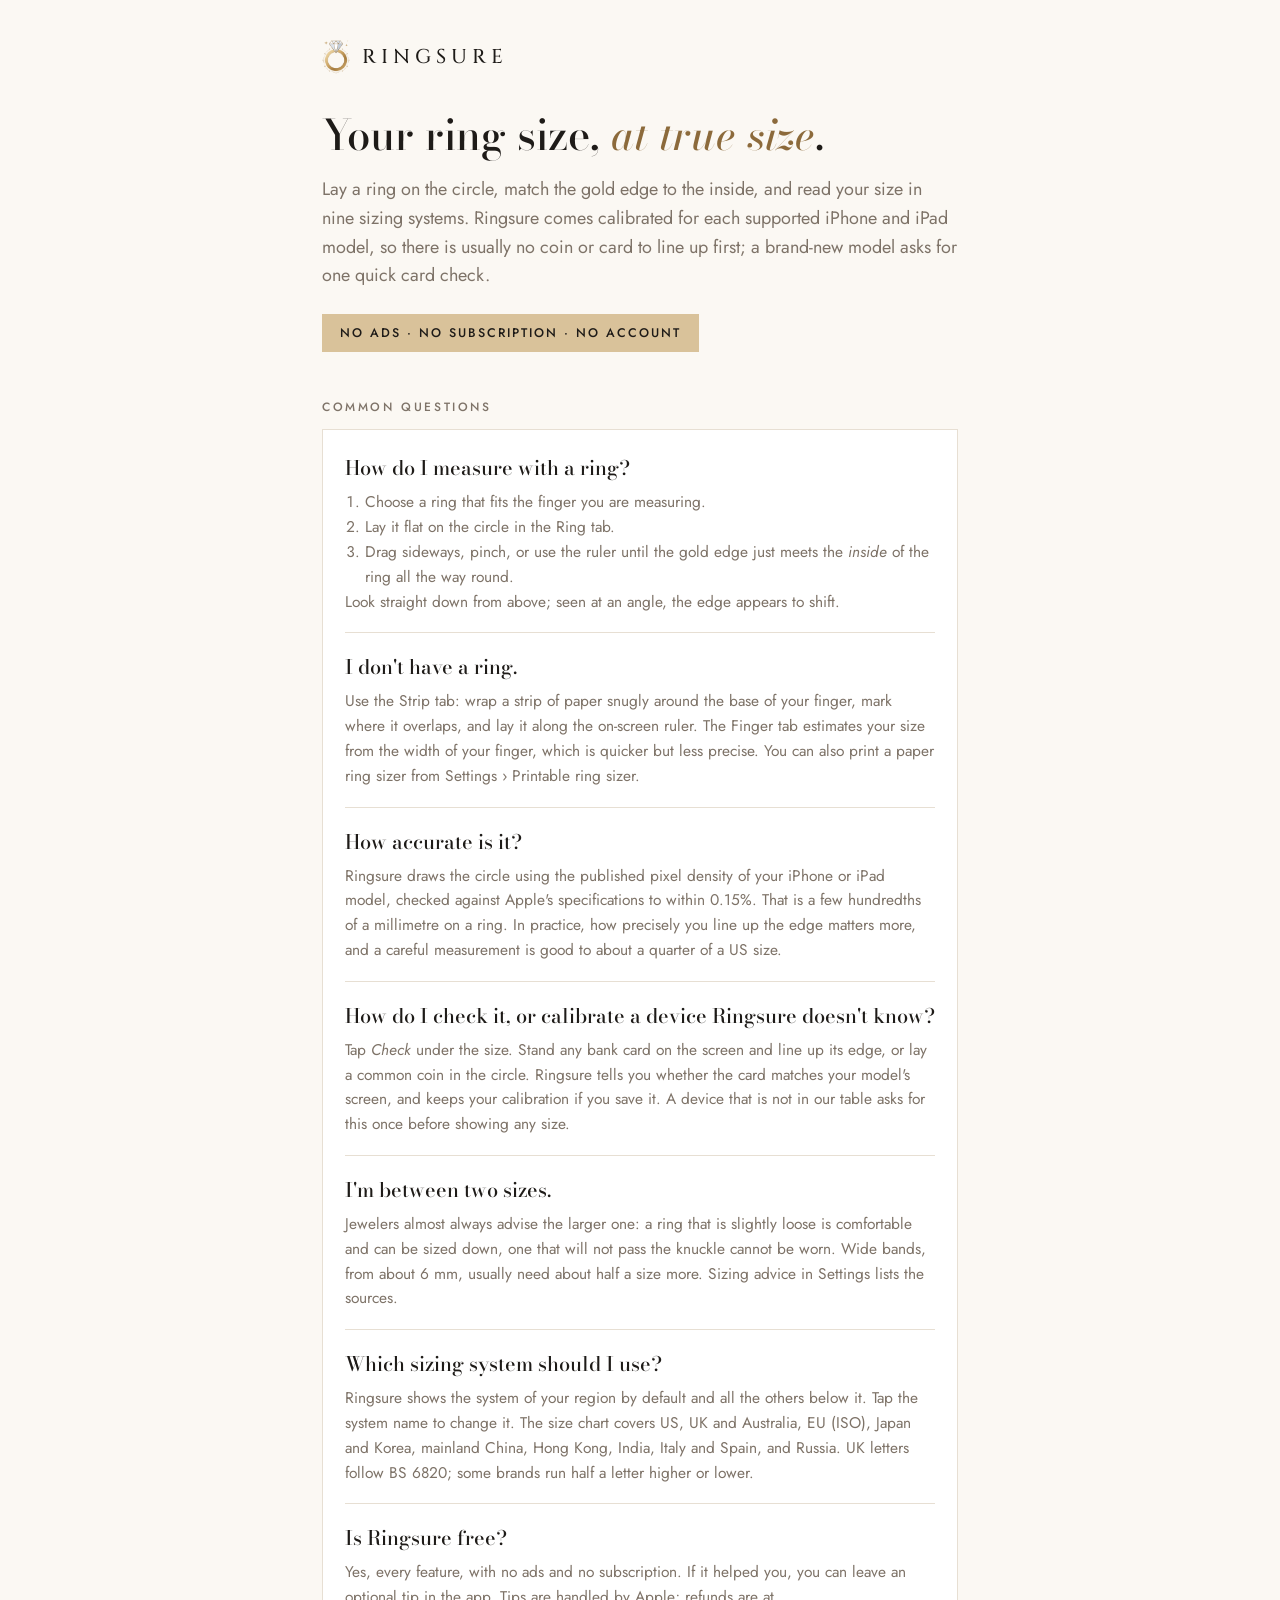
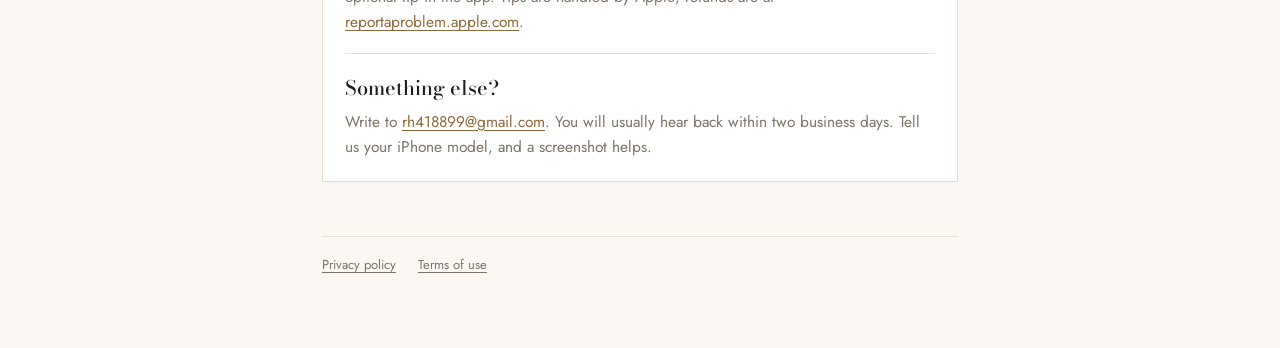
<file: index.html>
<!doctype html>
<html lang="en">
<head>
  <meta charset="utf-8">
  <meta name="viewport" content="width=device-width, initial-scale=1">
  <title>Ringsure · Support</title>
  <meta name="description" content="Support for Ringsure: Ring Sizer, the iPhone and iPad app that measures ring sizes at true size on your screen.">
  <meta name="theme-color" content="#FBF8F3">
  <link rel="icon" href="favicon.png">
  <link rel="apple-touch-icon" href="apple-touch-icon.png">
  <link rel="preconnect" href="https://fonts.googleapis.com">
  <link rel="preconnect" href="https://fonts.gstatic.com" crossorigin>
  <link rel="stylesheet" href="https://fonts.googleapis.com/css2?family=Bodoni+Moda:ital,wght@0,500;1,500&family=Cinzel:wght@500&family=Jost:wght@400;500&display=swap">
  <link rel="stylesheet" href="style.css">
</head>
<body>
<main>
  <a class="top" href="./"><img src="mark.png" alt=""><span>RINGSURE</span></a>

  <h1>Your ring size, <em>at true size</em>.</h1>
  <p class="lede">
    Lay a ring on the circle, match the gold edge to the inside, and read your size in nine sizing
    systems. Ringsure comes calibrated for each supported iPhone and iPad model, so there is usually
    no coin or card to line up first; a brand-new model asks for one quick card check.
  </p>
  <span class="badge">NO ADS · NO SUBSCRIPTION · NO ACCOUNT</span>

  <h2>Common questions</h2>
  <div class="card">
    <div class="entry">
      <strong>How do I measure with a ring?</strong>
      <ol>
        <li>Choose a ring that fits the finger you are measuring.</li>
        <li>Lay it flat on the circle in the Ring tab.</li>
        <li>Drag sideways, pinch, or use the ruler until the gold edge just meets the <em>inside</em> of the ring all the way round.</li>
      </ol>
      <p>Look straight down from above; seen at an angle, the edge appears to shift.</p>
    </div>
    <div class="entry">
      <strong>I don't have a ring.</strong>
      <p>
        Use the Strip tab: wrap a strip of paper snugly around the base of your finger, mark where it
        overlaps, and lay it along the on-screen ruler. The Finger tab estimates your size from the
        width of your finger, which is quicker but less precise. You can also print a paper ring
        sizer from Settings › Printable ring sizer.
      </p>
    </div>
    <div class="entry">
      <strong>How accurate is it?</strong>
      <p>
        Ringsure draws the circle using the published pixel density of your iPhone or iPad model,
        checked against Apple's specifications to within 0.15%. That is a few hundredths of a
        millimetre on a ring. In practice, how precisely you line up the edge matters more, and a
        careful measurement is good to about a quarter of a US size.
      </p>
    </div>
    <div class="entry">
      <strong>How do I check it, or calibrate a device Ringsure doesn't know?</strong>
      <p>
        Tap <em>Check</em> under the size. Stand any bank card on the screen and line up its edge, or
        lay a common coin in the circle. Ringsure tells you whether the card matches your model's
        screen, and keeps your calibration if you save it. A device that is not in our table asks for
        this once before showing any size.
      </p>
    </div>
    <div class="entry">
      <strong>I'm between two sizes.</strong>
      <p>
        Jewelers almost always advise the larger one: a ring that is slightly loose is comfortable and
        can be sized down, one that will not pass the knuckle cannot be worn. Wide bands, from about
        6 mm, usually need about half a size more. Sizing advice in Settings lists the sources.
      </p>
    </div>
    <div class="entry">
      <strong>Which sizing system should I use?</strong>
      <p>
        Ringsure shows the system of your region by default and all the others below it. Tap the
        system name to change it. The size chart covers US, UK and Australia, EU (ISO), Japan and
        Korea, mainland China, Hong Kong, India, Italy and Spain, and Russia. UK letters follow
        BS 6820; some brands run half a letter higher or lower.
      </p>
    </div>
    <div class="entry">
      <strong>Is Ringsure free?</strong>
      <p>
        Yes, every feature, with no ads and no subscription. If it helped you, you can leave an
        optional tip in the app. Tips are handled by Apple; refunds are at
        <a href="https://reportaproblem.apple.com">reportaproblem.apple.com</a>.
      </p>
    </div>
    <div class="entry">
      <strong>Something else?</strong>
      <p>
        Write to <a href="mailto:rh418899@gmail.com?subject=Ringsure">rh418899@gmail.com</a>. You will
        usually hear back within two business days. Tell us your iPhone model, and a screenshot helps.
      </p>
    </div>
  </div>

  <footer>
    <a href="privacy.html">Privacy policy</a>
    <a href="https://www.apple.com/legal/internet-services/itunes/dev/stdeula/">Terms of use</a>
  </footer>
</main>
</body>
</html>
</file>
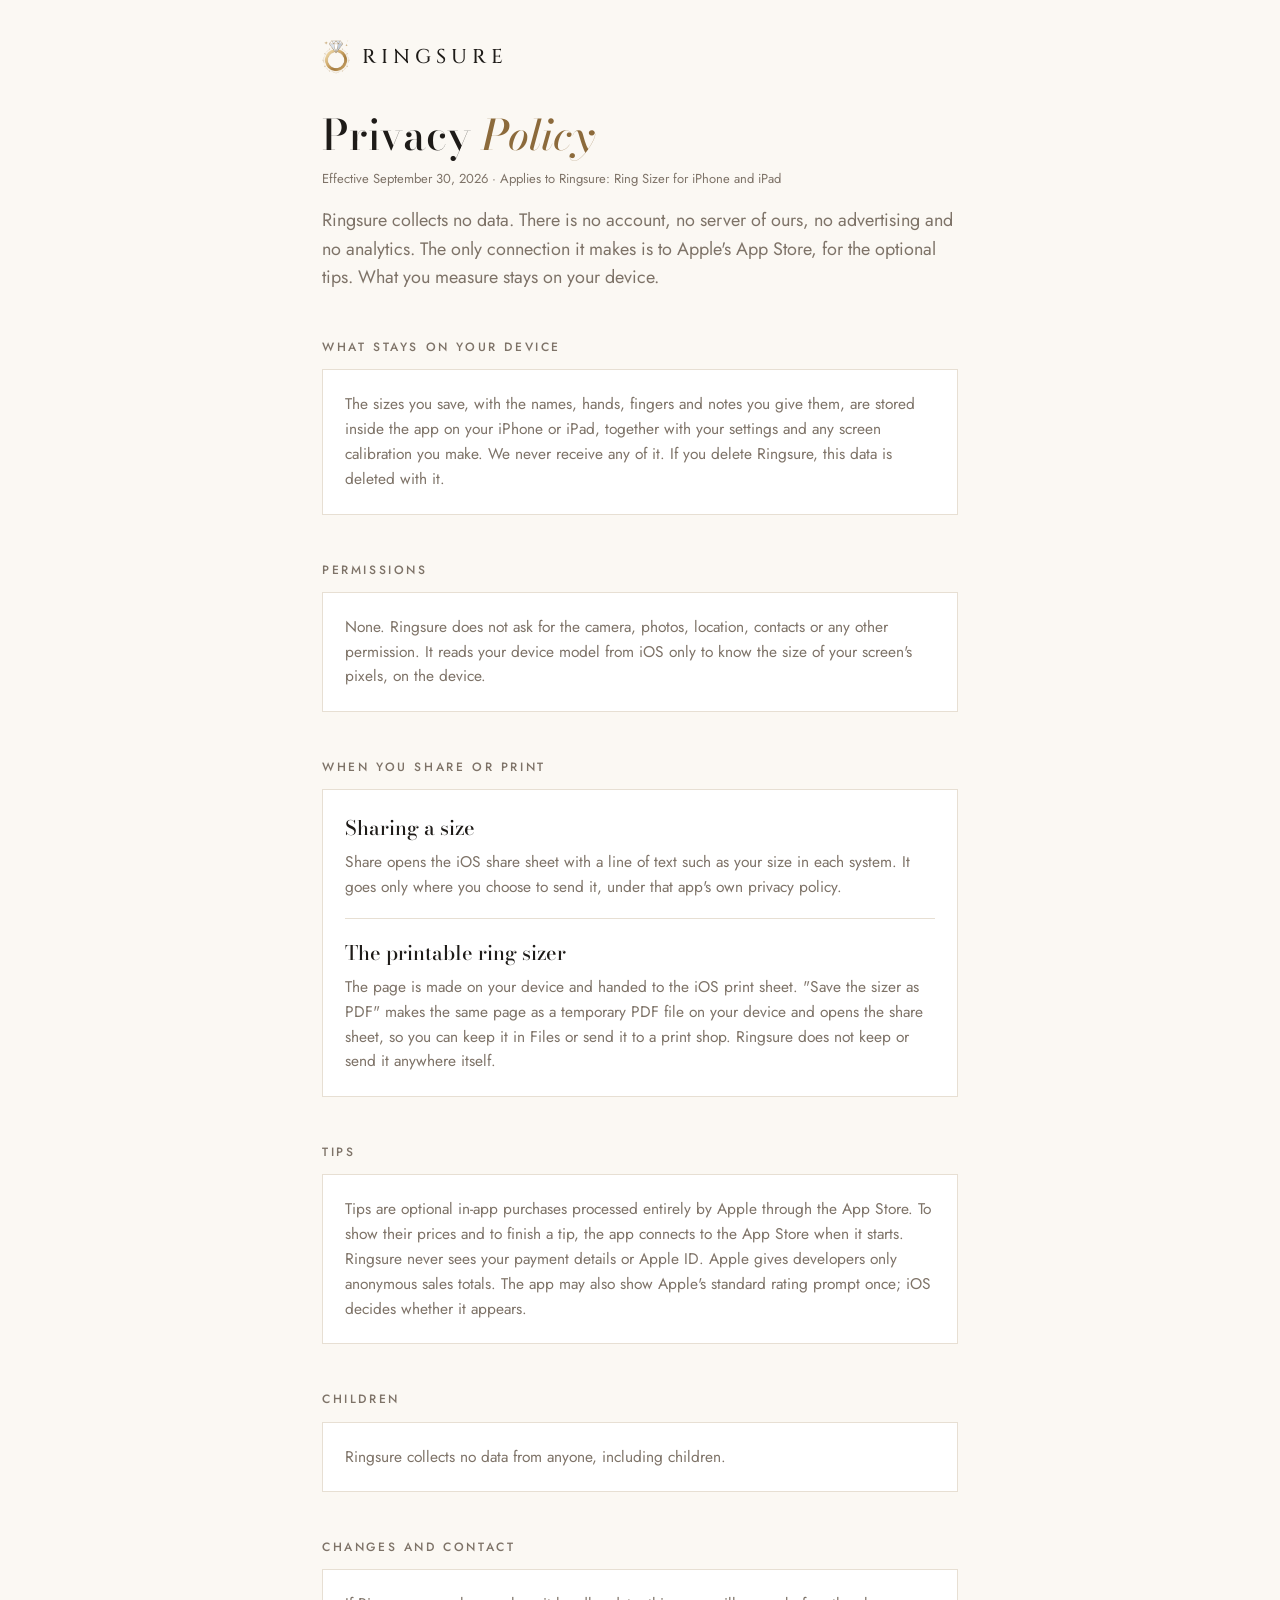
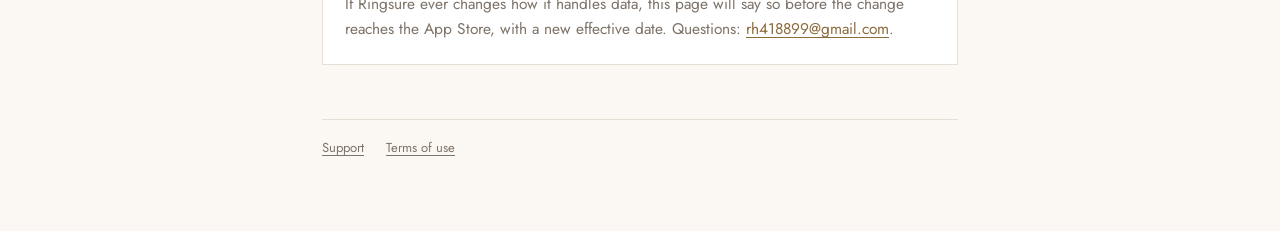
<file: privacy.html>
<!doctype html>
<html lang="en">
<head>
  <meta charset="utf-8">
  <meta name="viewport" content="width=device-width, initial-scale=1">
  <title>Ringsure · Privacy Policy</title>
  <meta name="description" content="Privacy policy for Ringsure: Ring Sizer. Ringsure collects no data.">
  <meta name="theme-color" content="#FBF8F3">
  <link rel="icon" href="favicon.png">
  <link rel="apple-touch-icon" href="apple-touch-icon.png">
  <link rel="preconnect" href="https://fonts.googleapis.com">
  <link rel="preconnect" href="https://fonts.gstatic.com" crossorigin>
  <link rel="stylesheet" href="https://fonts.googleapis.com/css2?family=Bodoni+Moda:ital,wght@0,500;1,500&family=Cinzel:wght@500&family=Jost:wght@400;500&display=swap">
  <link rel="stylesheet" href="style.css">
</head>
<body>
<main>
  <a class="top" href="./"><img src="mark.png" alt=""><span>RINGSURE</span></a>

  <h1>Privacy <em>Policy</em></h1>
  <p class="meta">Effective September 30, 2026 · Applies to Ringsure: Ring Sizer for iPhone and iPad</p>
  <p class="lede">
    Ringsure collects no data. There is no account, no server of ours, no advertising and no
    analytics. The only connection it makes is to Apple's App Store, for the optional tips. What you
    measure stays on your device.
  </p>

  <h2>What stays on your device</h2>
  <div class="card">
    <div class="entry">
      <p>
        The sizes you save, with the names, hands, fingers and notes you give them, are stored inside
        the app on your iPhone or iPad, together with your settings and any screen calibration you
        make. We never receive any of it. If you delete Ringsure, this data is deleted with it.
      </p>
    </div>
  </div>

  <h2>Permissions</h2>
  <div class="card">
    <div class="entry">
      <p>
        None. Ringsure does not ask for the camera, photos, location, contacts or any other permission.
        It reads your device model from iOS only to know the size of your screen's pixels, on the
        device.
      </p>
    </div>
  </div>

  <h2>When you share or print</h2>
  <div class="card">
    <div class="entry">
      <strong>Sharing a size</strong>
      <p>
        Share opens the iOS share sheet with a line of text such as your size in each system. It goes
        only where you choose to send it, under that app's own privacy policy.
      </p>
    </div>
    <div class="entry">
      <strong>The printable ring sizer</strong>
      <p>
        The page is made on your device and handed to the iOS print sheet. "Save the sizer as PDF"
        makes the same page as a temporary PDF file on your device and opens the share sheet, so you
        can keep it in Files or send it to a print shop. Ringsure does not keep or send it anywhere
        itself.
      </p>
    </div>
  </div>

  <h2>Tips</h2>
  <div class="card">
    <div class="entry">
      <p>
        Tips are optional in-app purchases processed entirely by Apple through the App Store. To show
        their prices and to finish a tip, the app connects to the App Store when it starts. Ringsure
        never sees your payment details or Apple ID. Apple gives developers only anonymous sales
        totals. The app may also show Apple's standard rating prompt once; iOS decides whether it
        appears.
      </p>
    </div>
  </div>

  <h2>Children</h2>
  <div class="card">
    <div class="entry">
      <p>Ringsure collects no data from anyone, including children.</p>
    </div>
  </div>

  <h2>Changes and contact</h2>
  <div class="card">
    <div class="entry">
      <p>
        If Ringsure ever changes how it handles data, this page will say so before the change reaches
        the App Store, with a new effective date. Questions:
        <a href="mailto:rh418899@gmail.com?subject=Ringsure%20privacy">rh418899@gmail.com</a>.
      </p>
    </div>
  </div>

  <footer>
    <a href="./">Support</a>
    <a href="https://www.apple.com/legal/internet-services/itunes/dev/stdeula/">Terms of use</a>
  </footer>
</main>
</body>
</html>
</file>
<file: style.css>
:root {
  --bg: #FBF8F3;
  --card: #FFFFFF;
  --line: #E7DFD3;
  --text: #1E1B18;
  --muted: #7E7368;
  --gold: #B08D57;
  --gold-deep: #8C6A3B;
  --champagne: #D9C29A;
  --mark: 'Cinzel', 'Times New Roman', serif;
  --display: 'Bodoni Moda', Didot, Georgia, serif;
  --body: 'Jost', system-ui, -apple-system, 'Segoe UI', sans-serif;
}
* { box-sizing: border-box; }
html { background: var(--bg); }
body { margin: 0; color: var(--text); font-family: var(--body); line-height: 1.6; -webkit-font-smoothing: antialiased; min-height: 100vh; }
main { max-width: 680px; margin: 0 auto; padding: 40px 22px 72px; }
.top { display: flex; align-items: center; gap: 12px; text-decoration: none; }
.top img { width: 28px; height: 34px; }
.top span { font-family: var(--mark); font-weight: 500; font-size: 20px; letter-spacing: 5px; color: var(--text); }
h1 { font-family: var(--display); font-weight: 500; font-size: 42px; line-height: 1.12; margin: 38px 0 0; }
h1 em { font-style: italic; color: var(--gold-deep); }
.lede { font-size: 18px; color: var(--muted); margin: 16px 0 0; }
.meta { font-size: 13px; color: var(--muted); margin-top: 10px; }
h2 { font-size: 12px; font-weight: 500; letter-spacing: 2.6px; text-transform: uppercase; color: var(--muted); margin: 46px 0 12px; }
.card { background: var(--card); border: 1px solid var(--line); padding: 4px 22px; }
.entry { padding: 18px 0; border-bottom: 1px solid var(--line); }
.entry:last-child { border-bottom: 0; }
.entry strong { display: block; font-family: var(--display); font-weight: 500; font-size: 20px; margin-bottom: 6px; }
.entry p, .entry ul, .entry ol { margin: 0; color: var(--muted); font-size: 15.5px; }
.entry ul, .entry ol { padding-left: 20px; }
.entry p + p, .entry p + ul, .entry ul + p, .entry p + ol { margin-top: 8px; }
p { color: var(--muted); }
a { color: var(--gold-deep); text-underline-offset: 3px; }
.badge { display: inline-block; margin-top: 24px; padding: 9px 18px; background: var(--champagne); color: var(--text); font-weight: 500; font-size: 12.5px; letter-spacing: 2px; }
footer { margin-top: 54px; padding-top: 18px; border-top: 1px solid var(--line); font-size: 13px; color: var(--muted); }
footer a { color: var(--muted); margin-right: 18px; }
@media (max-width: 480px) { h1 { font-size: 34px; } .lede { font-size: 16.5px; } .badge { font-size: 11px; letter-spacing: 1.2px; } }
</file>
